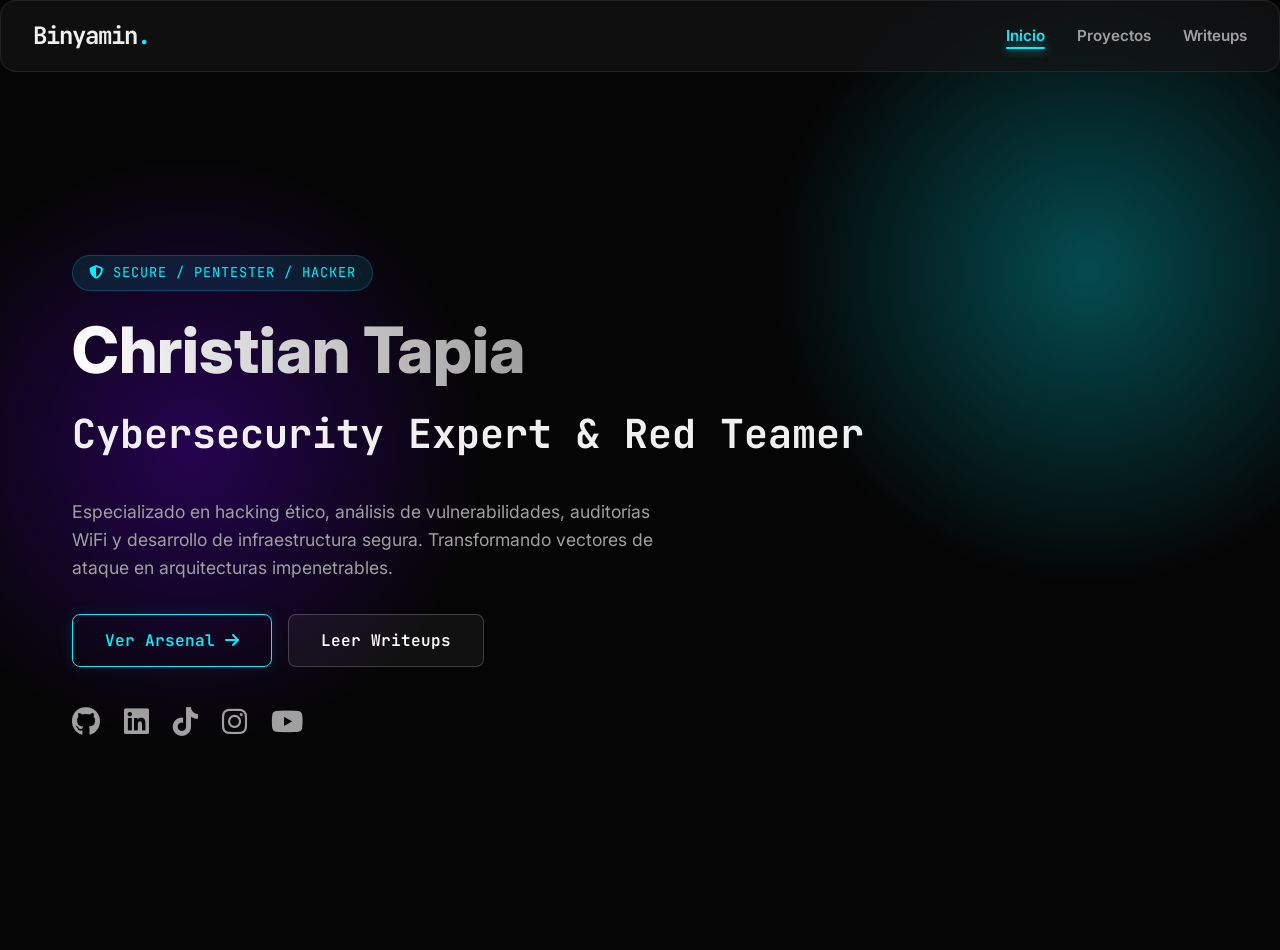
<file: index.html>
<!DOCTYPE html>
<html lang="es">
<head>
    <meta charset="UTF-8">
    <meta name="viewport" content="width=device-width, initial-scale=1.0">
    <title>Christian Tapia | Cybersecurity Expert</title>
    <meta name="description" content="Portafolio profesional de Christian Tapia, especialista en ciberseguridad, pentesting y análisis de malware.">
    <!-- FontAwesome for icons -->
    <link rel="stylesheet" href="https://cdnjs.cloudflare.com/ajax/libs/font-awesome/6.4.0/css/all.min.css">
    <!-- Custom CSS -->
    <link rel="stylesheet" href="css/styles.css">
</head>
<body>

    <!-- Navigation -->
    <nav class="glass">
        <a href="#home" class="logo" onclick="switchTab('home')">Binyamin<span>.</span></a>
        <ul class="nav-links">
            <li><a onclick="switchTab('home')" class="tab-btn active" data-target="home">Inicio</a></li>
            <li><a onclick="switchTab('proyectos')" class="tab-btn" data-target="proyectos">Proyectos</a></li>
            <li><a onclick="switchTab('writeups')" class="tab-btn" data-target="writeups">Writeups</a></li>
        </ul>
    </nav>

    <!-- HOME TAB -->
    <section id="home" class="tab-content active">
        <div class="container hero">
            <div class="cyber-badge"><i class="fa-solid fa-shield-halved"></i> SECURE / PENTESTER / HACKER</div>
            <h1>Christian Tapia</h1>
            <h2>Cybersecurity Expert & Red Teamer</h2>
            <p>Especializado en hacking ético, análisis de vulnerabilidades, auditorías WiFi y desarrollo de infraestructura segura. Transformando vectores de ataque en arquitecturas impenetrables.</p>
            
            <div style="display: flex; gap: 1rem; flex-wrap: wrap;">
                <a onclick="switchTab('proyectos')" class="btn btn-primary">Ver Arsenal <i class="fa-solid fa-arrow-right"></i></a>
                <a onclick="switchTab('writeups')" class="btn btn-primary" style="background: rgba(255,255,255,0.05); color: #fff; border-color: rgba(255,255,255,0.2); box-shadow: none;">Leer Writeups</a>
            </div>

            <div class="social-links">
                <a href="https://github.com/BinyaminT" target="_blank" aria-label="GitHub"><i class="fa-brands fa-github"></i></a>
                <a href="https://www.linkedin.com/in/christian-tapia-tapia-257950b8/" target="_blank" aria-label="LinkedIn"><i class="fa-brands fa-linkedin"></i></a>
                <a href="https://www.tiktok.com/@bit_a_bit_binyamin?_r=1&_t=ZS-95p2ISE78Lg" target="_blank" aria-label="TikTok"><i class="fa-brands fa-tiktok"></i></a>
                <a href="https://www.instagram.com/bitabit.by.binyamin?igsh=MXQybHdrOHBkNDZuMg==" target="_blank" aria-label="Instagram"><i class="fa-brands fa-instagram"></i></a>
                <a href="https://youtube.com/@bitabitbybinyamin?si=Z0oVAETAiEfKfwPU" target="_blank" aria-label="YouTube"><i class="fa-brands fa-youtube"></i></a>
            </div>
        </div>
    </section>

    <!-- PROYECTOS TAB -->
    <section id="proyectos" class="tab-content">
        <div class="container">
            <h2>>_ PROYECTOS TÉCNICOS</h2>
            <p>Desarrollo de herramientas ofensivas y defensivas, integrando hardware y software para auditorías avanzadas.</p>
            
            <div class="grid">
                <!-- Melfi Project -->
                <div class="card glass">
                    <img src="images/melfi.png" alt="Melfi Project">
                    <h3>Melfi</h3>
                    <p>Proyecto basado en ESP32 con un enfoque avanzado en auditoría WiFi. Diseñado para realizar análisis de espectro, captura de handshakes, y pruebas de penetración en redes inalámbricas utilizando técnicas de hotplugging y automatización de payloads.</p>
                    <div class="tags">
                        <span class="tag">ESP32</span>
                        <span class="tag">WiFi Auditing</span>
                        <span class="tag">C++</span>
                        <span class="tag">Hardware Hacking</span>
                    </div>
                </div>

                <!-- BenGuard Project -->
                <div class="card glass">
                    <img src="images/benguard.png" alt="BenGuard VPN">
                    <h3>BenGuard VPN</h3>
                    <p>Plataforma de infraestructura segura y gestión de VPN. Incluye un dashboard profesional con autenticación OAuth2, despliegue de túneles WireGuard, verificación en tiempo real (Spectre-6) e integración mediante API REST segura.</p>
                    <div class="tags">
                        <span class="tag">Python</span>
                        <span class="tag">FastAPI</span>
                        <span class="tag">WireGuard</span>
                        <span class="tag">Docker</span>
                    </div>
                </div>
            </div>
        </div>
    </section>

    <!-- WRITEUPS TAB -->
    <section id="writeups" class="tab-content">
        <div class="container">
            <h2>>_ CTF WRITEUPS</h2>
            <p>He resuelto múltiples desafíos en TryHackMe y plataformas similares. Aquí detallo el análisis, la explotación de vulnerabilidades (CVEs) y la escalada de privilegios.</p>
            
            <div class="grid">
                <a href="https://medium.com/@chrstntapia" target="_blank" class="card glass">
                    <img src="images/DSC_0001.jpg" alt="ExfilNode TryHackMe">
                    <h3>ExfilNode TryHackMe</h3>
                    <p>Análisis forense a un sistema Linux</p>
                    <div class="tags"><span class="tag">Linux</span><span class="tag">Forensics</span></div>
                </a>
                <a href="https://medium.com/@chrstntapia" target="_blank" class="card glass">
                    <img src="images/DSC_0011.jpg" alt="CTF SQHell TryHackMe">
                    <h3>CTF SQHell TryHackMe</h3>
                    <p>Aplicación vulnerable a inyección SQL</p>
                    <div class="tags"><span class="tag">SQLi</span><span class="tag">Web</span></div>
                </a>
                <a href="https://medium.com/@chrstntapia" target="_blank" class="card glass">
                    <img src="images/DSC_0016.jpg" alt="CTF PrintNightmare, again! TryHackMe">
                    <h3>CTF PrintNightmare, again! TryHackMe</h3>
                    <p>Explotación en Windows y Threat Hunting: Analizando el rastro de un atacante a través de logs, eventos, comandos reales.</p>
                    <div class="tags"><span class="tag">Windows</span><span class="tag">Threat Hunting</span></div>
                </a>
                <a href="https://medium.com/@chrstntapia" target="_blank" class="card glass">
                    <img src="images/DSC_0078.jpg" alt="CTF Whats your name TryHackMe">
                    <h3>CTF Whats your name TryHackMe</h3>
                    <p>Explotacion web y XSS.</p>
                    <div class="tags"><span class="tag">Web</span><span class="tag">XSS</span></div>
                </a>
                <a href="https://medium.com/@chrstntapia" target="_blank" class="card glass">
                    <img src="images/DSC_0099.jpg" alt="CTF include TryHackMe">
                    <h3>CTF include TryHackMe</h3>
                    <p>Explotacion web y abuso de API.</p>
                    <div class="tags"><span class="tag">Web</span><span class="tag">API</span></div>
                </a>
                <a href="https://medium.com/@chrstntapia" target="_blank" class="card glass">
                    <img src="images/DSC_0106.jpg" alt="CTF Dreaming TryHackMe">
                    <h3>CTF Dreaming TryHackMe</h3>
                    <p>Escalada de privilegios y explotación realista en Linux.</p>
                    <div class="tags"><span class="tag">Linux</span><span class="tag">PrivEsc</span></div>
                </a>
                <a href="https://medium.com/@chrstntapia/cat-pictures-tryhackme-en-espa%C3%B1ol-c9f07f2443e1" target="_blank" class="card glass">
                    <img src="images/cat_pictures_ctf.jpg" alt="Cat Pictures CTF">
                    <h3>Cat Pictures CTF</h3>
                    <p>Solucion y paso a paso del CTF Cat Pictures: port knocking, shells reversas y escalada de privilegios.</p>
                    <div class="tags"><span class="tag">TryHackMe</span><span class="tag">Linux</span></div>
                </a>
                <a href="https://medium.com/@chrstntapia/silver-platter-tryhackme-en-espa%C3%B1ol-b565eeb3eef4" target="_blank" class="card glass">
                    <img src="images/silver_plat_ctf.png" alt="Silver Platter CTF">
                    <h3>Silver Platter CTF</h3>
                    <p>Análisis y desarrollo completo del reto Silver Platter.</p>
                    <div class="tags"><span class="tag">TryHackMe</span><span class="tag">CTF</span></div>
                </a>
                <a href="https://medium.com/@chrstntapia/ctf-pyrat-tryhackme-en-espa%c3%b1ol-4854ae8514f8" target="_blank" class="card glass">
                    <img src="images/pyrat_ctf.png" alt="PyRat CTF">
                    <h3>PyRat CTF</h3>
                    <p>Análisis forense y explotación en el reto PyRat.</p>
                    <div class="tags"><span class="tag">Python</span><span class="tag">Forensics</span></div>
                </a>
                <a href="https://medium.com/@chrstntapia/ctf-b3dr0ck-tryhackme-en-espa%C3%B1ol-f35018b648b6" target="_blank" class="card glass">
                    <img src="images/b3dr0ck_ctf.png" alt="B3dr0ck CTF">
                    <h3>B3dr0ck CTF</h3>
                    <p>Desarrollo y resolución del reto de B3dr0ck.</p>
                    <div class="tags"><span class="tag">TryHackMe</span><span class="tag">CTF</span></div>
                </a>
                <a href="https://medium.com/@chrstntapia/ctf-couch-tryhackme-en-espa%C3%B1ol-4479b0158d66" target="_blank" class="card glass">
                    <img src="images/couch_ctf.png" alt="Couch CTF">
                    <h3>Couch CTF</h3>
                    <p>Reseña y solución del reto Couch CTF en TryHackMe en español.</p>
                    <div class="tags"><span class="tag">TryHackMe</span><span class="tag">CTF</span></div>
                </a>
                <a href="https://medium.com/@chrstntapia/hammer-ctf-tryhackme-en-espa%C3%B1ol-56ee823ba5a8" target="_blank" class="card glass">
                    <img src="images/hammer_ctf.png" alt="Hammer CTF">
                    <h3>Hammer CTF</h3>
                    <p>Análisis del reto Hammer CTF en TryHackMe.</p>
                    <div class="tags"><span class="tag">TryHackMe</span><span class="tag">CTF</span></div>
                </a>
                <a href="https://medium.com/@chrstntapia/soc-l1-alert-triage-tryhackme-en-espa%C3%B1ol-c57fc269a162" target="_blank" class="card glass">
                    <img src="images/Socl1_wt.png" alt="SOC L1: Alert Triage">
                    <h3>SOC L1: Alert Triage</h3>
                    <p>Análisis del reto SOC L1: Alert Triage en TryHackMe.</p>
                    <div class="tags"><span class="tag">Blue Team</span><span class="tag">SOC</span></div>
                </a>
                <a href="https://medium.com/@chrstntapia/compromised-windows-analysis-tryhackme-en-espa%C3%B1ol-2bc7a54e0534" target="_blank" class="card glass">
                    <img src="images/compromised_wt.png" alt="Compromised Windows Analysis">
                    <h3>Compromised Windows Analysis</h3>
                    <p>Análisis del reto 'Compromised Windows Analysis'.</p>
                    <div class="tags"><span class="tag">Windows</span><span class="tag">Forensics</span></div>
                </a>
                <a href="https://medium.com/@chrstntapia/breaking-crypto-the-simple-way-tryhackme-en-espa%C3%B1ol-57a9a20faf32" target="_blank" class="card glass">
                    <img src="images/BreakingCrypto.png" alt="Breaking Crypto">
                    <h3>Breaking Crypto</h3>
                    <p>Guía sobre el reto Breaking Crypto The Simple Way.</p>
                    <div class="tags"><span class="tag">Crypto</span><span class="tag">TryHackMe</span></div>
                </a>
                <a href="https://medium.com/@chrstntapia/ctf-whiterose-tryhackme-en-espa%C3%B1ol-3084f82fad08" target="_blank" class="card glass">
                    <img src="images/Whiterose.png" alt="Whiterose">
                    <h3>Whiterose</h3>
                    <p>Explotando el CVE-2022-29078 en el Whiterose.</p>
                    <div class="tags"><span class="tag">CVE-2022-29078</span><span class="tag">CTF</span></div>
                </a>
                <a href="https://medium.com/@chrstntapia/simplehelp-cve-2024-57727-tryhackme-en-espa%C3%B1ol-df18e2b7d9d3" target="_blank" class="card glass">
                    <img src="images/SimpleHelp.png" alt="SimpleHelp Exploit">
                    <h3>SimpleHelp Exploit</h3>
                    <p>Explotando CVE-2024-57727 en infraestructura SimpleHelp.</p>
                    <div class="tags"><span class="tag">CVE-2024-57727</span><span class="tag">Pentesting</span></div>
                </a>
                <a href="https://medium.com/@chrstntapia/wordpress-explotando-cve-2021-29447-tryhackme-en-espa%C3%B1ol-54b1dc972c63" target="_blank" class="card glass">
                    <img src="images/wordpress.png" alt="WordPress Exploitation">
                    <h3>WordPress Exploitation</h3>
                    <p>Explotando la vulnerabilidad crítica CVE-2021-29447 paso a paso.</p>
                    <div class="tags"><span class="tag">CVE-2021-29447</span><span class="tag">Web</span></div>
                </a>
                <a href="https://medium.com/@chrstntapia/walkthrough-de-lookup-5ab9bfb8f54b" target="_blank" class="card glass">
                    <img src="images/lookup.png" alt="Walkthrough de Lookup">
                    <h3>Walkthrough de Lookup</h3>
                    <p>CTF de Path Hijacking en TryHackMe.</p>
                    <div class="tags"><span class="tag">Path Hijacking</span><span class="tag">TryHackMe</span></div>
                </a>
                <a href="https://medium.com/@chrstntapia/desaf%C3%ADo-summit-en-tryhackme-an%C3%A1lisis-de-malware-en-acci%C3%B3n-a0af69c025e7" target="_blank" class="card glass">
                    <img src="images/summit.png" alt="Desafío Summit">
                    <h3>Desafío Summit</h3>
                    <p>Análisis de malware en entorno controlado.</p>
                    <div class="tags"><span class="tag">Malware</span><span class="tag">Analysis</span></div>
                </a>
                <a href="https://medium.com/@chrstntapia/hackeando-con-lo-m%C3%ADnimo-superando-el-reto-lo-fi-62abaa119526" target="_blank" class="card glass">
                    <img src="images/lofi.png" alt="Reto Lo-Fi">
                    <h3>Reto Lo-Fi</h3>
                    <p>CTF minimalista, máximo ingenio.</p>
                    <div class="tags"><span class="tag">CTF</span><span class="tag">Minimalist</span></div>
                </a>
                <a href="https://medium.com/@chrstntapia/cheese-ctf-injection-tryhackme-walk-through-c8c3a0de0ee1" target="_blank" class="card glass">
                    <img src="images/cheese_ctf.png" alt="Cheese Injection">
                    <h3>Cheese Injection</h3>
                    <p>Explotación de vulnerabilidades en Cheese.</p>
                    <div class="tags"><span class="tag">Injection</span><span class="tag">TryHackMe</span></div>
                </a>
            </div>
        </div>
    </section>

    <!-- JS for tabs -->
    <script>
        function switchTab(tabId) {
            // Hide all tabs
            document.querySelectorAll('.tab-content').forEach(tab => {
                tab.classList.remove('active');
            });
            // Remove active from all nav buttons
            document.querySelectorAll('.tab-btn').forEach(btn => {
                btn.classList.remove('active');
            });
            
            // Show selected tab
            document.getElementById(tabId).classList.add('active');
            // Highlight selected nav button
            document.querySelector(`.tab-btn[data-target="${tabId}"]`).classList.add('active');
            
            // Scroll to top
            window.scrollTo(0, 0);
        }
    </script>
</body>
</html>
</file>
<file: css/styles.css>
@import url('https://fonts.googleapis.com/css2?family=Inter:wght@300;400;600;800&family=JetBrains+Mono:wght@400;700&display=swap');

:root {
  --bg-color: #050505;
  --surface-color: rgba(20, 20, 22, 0.7);
  --border-color: rgba(255, 255, 255, 0.08);
  --primary-color: #00f0ff; /* Neon cyan */
  --secondary-color: #7000ff; /* Neon purple */
  --text-primary: #f0f0f0;
  --text-secondary: #a0a0a0;
  --glow-primary: rgba(0, 240, 255, 0.3);
  --glow-secondary: rgba(112, 0, 255, 0.3);
}

* {
  margin: 0;
  padding: 0;
  box-sizing: border-box;
}

body {
  font-family: 'Inter', sans-serif;
  background-color: var(--bg-color);
  color: var(--text-primary);
  line-height: 1.6;
  overflow-x: hidden;
  background-image: 
    radial-gradient(circle at 15% 50%, var(--glow-secondary), transparent 25%),
    radial-gradient(circle at 85% 30%, var(--glow-primary), transparent 25%);
  background-attachment: fixed;
}

/* Glassmorphism utility */
.glass {
  background: var(--surface-color);
  backdrop-filter: blur(12px);
  -webkit-backdrop-filter: blur(12px);
  border: 1px solid var(--border-color);
  border-radius: 16px;
}

/* Navigation */
nav {
  position: fixed;
  top: 0;
  width: 100%;
  z-index: 1000;
  padding: 1rem 2rem;
  display: flex;
  justify-content: space-between;
  align-items: center;
  border-bottom: 1px solid var(--border-color);
  border-radius: 0;
}

.logo {
  font-family: 'JetBrains Mono', monospace;
  font-weight: 700;
  font-size: 1.5rem;
  color: var(--text-primary);
  text-decoration: none;
  letter-spacing: -1px;
}

.logo span {
  color: var(--primary-color);
}

.nav-links {
  display: flex;
  gap: 2rem;
  list-style: none;
}

.nav-links a {
  color: var(--text-secondary);
  text-decoration: none;
  font-weight: 600;
  font-size: 0.95rem;
  transition: color 0.3s ease;
  position: relative;
  cursor: pointer;
}

.nav-links a:hover,
.nav-links a.active {
  color: var(--primary-color);
}

.nav-links a.active::after {
  content: '';
  position: absolute;
  bottom: -4px;
  left: 0;
  width: 100%;
  height: 2px;
  background: var(--primary-color);
  box-shadow: 0 0 10px var(--primary-color);
  border-radius: 2px;
}

/* Tab Content */
.tab-content {
  display: none;
  animation: fadeIn 0.4s ease forwards;
  min-height: 100vh;
  padding-top: 100px; /* offset for nav */
  padding-bottom: 50px;
}

.tab-content.active {
  display: block;
}

@keyframes fadeIn {
  from { opacity: 0; transform: translateY(10px); }
  to { opacity: 1; transform: translateY(0); }
}

/* Container */
.container {
  max-width: 1200px;
  margin: 0 auto;
  padding: 0 2rem;
}

/* Typography */
h1 {
  font-size: 4rem;
  font-weight: 800;
  line-height: 1.1;
  margin-bottom: 1rem;
  background: linear-gradient(to right, #fff, var(--text-secondary));
  -webkit-background-clip: text;
  -webkit-text-fill-color: transparent;
}

h2 {
  font-size: 2.5rem;
  margin-bottom: 2rem;
  font-family: 'JetBrains Mono', monospace;
}

p {
  font-size: 1.1rem;
  color: var(--text-secondary);
  margin-bottom: 2rem;
  max-width: 600px;
}

/* Buttons */
.btn {
  display: inline-block;
  padding: 0.8rem 2rem;
  border-radius: 8px;
  text-decoration: none;
  font-weight: 600;
  font-family: 'JetBrains Mono', monospace;
  transition: all 0.3s ease;
  cursor: pointer;
  border: none;
}

.btn-primary {
  background: transparent;
  color: var(--primary-color);
  border: 1px solid var(--primary-color);
  box-shadow: 0 0 15px rgba(0, 240, 255, 0.1);
}

.btn-primary:hover {
  background: var(--primary-color);
  color: var(--bg-color);
  box-shadow: 0 0 25px rgba(0, 240, 255, 0.4);
}

/* Hero Section */
.hero {
  display: flex;
  flex-direction: column;
  justify-content: center;
  align-items: flex-start;
  min-height: calc(100vh - 100px);
}

.hero .cyber-badge {
  display: inline-block;
  padding: 0.4rem 1rem;
  background: rgba(0, 240, 255, 0.1);
  color: var(--primary-color);
  border: 1px solid rgba(0, 240, 255, 0.2);
  border-radius: 50px;
  font-family: 'JetBrains Mono', monospace;
  font-size: 0.85rem;
  margin-bottom: 1.5rem;
  letter-spacing: 1px;
}

/* Cards (Projects & Writeups) */
.grid {
  display: grid;
  grid-template-columns: repeat(auto-fill, minmax(320px, 1fr));
  gap: 2rem;
}

.card {
  padding: 1.5rem;
  transition: transform 0.3s ease, box-shadow 0.3s ease;
  display: flex;
  flex-direction: column;
  text-decoration: none;
  color: inherit;
}

.card:hover {
  transform: translateY(-5px);
  box-shadow: 0 10px 30px rgba(0, 0, 0, 0.5), 0 0 15px rgba(0, 240, 255, 0.2);
  border-color: rgba(0, 240, 255, 0.3);
}

.card img {
  width: 100%;
  height: 200px;
  object-fit: cover;
  border-radius: 8px;
  margin-bottom: 1.5rem;
}

.card h3 {
  font-size: 1.5rem;
  margin-bottom: 0.5rem;
  color: var(--text-primary);
}

.card p {
  font-size: 0.95rem;
  margin-bottom: 1.5rem;
  flex-grow: 1;
}

.card .tags {
  display: flex;
  gap: 0.5rem;
  flex-wrap: wrap;
}

.card .tag {
  font-size: 0.75rem;
  padding: 0.2rem 0.6rem;
  background: rgba(255, 255, 255, 0.05);
  border-radius: 4px;
  color: var(--primary-color);
  font-family: 'JetBrains Mono', monospace;
}

/* Social Links */
.social-links {
  display: flex;
  gap: 1.5rem;
  margin-top: 2rem;
}

.social-links a {
  color: var(--text-secondary);
  font-size: 1.8rem;
  transition: all 0.3s ease;
}

.social-links a:hover {
  color: var(--primary-color);
  transform: scale(1.1);
  filter: drop-shadow(0 0 8px var(--primary-color));
}

/* Contact Grid */
.contact-grid {
  display: grid;
  grid-template-columns: repeat(auto-fit, minmax(250px, 1fr));
  gap: 1.5rem;
  margin-top: 2rem;
}

.contact-item {
  display: flex;
  align-items: center;
  gap: 1rem;
  padding: 1.5rem;
  text-decoration: none;
  color: var(--text-primary);
  transition: all 0.3s ease;
}

.contact-item i {
  font-size: 2rem;
  color: var(--primary-color);
}

.contact-item:hover {
  border-color: var(--primary-color);
  background: rgba(0, 240, 255, 0.05);
}

/* Responsive */
@media (max-width: 768px) {
  nav {
    flex-direction: column;
    padding: 1rem;
  }
  
  .nav-links {
    margin-top: 1rem;
    width: 100%;
    justify-content: center;
    flex-wrap: wrap;
    gap: 1rem;
  }
  
  h1 { font-size: 2.5rem; }
  h2 { font-size: 2rem; }
  
  .tab-content {
    padding-top: 120px;
  }
}
</file>
